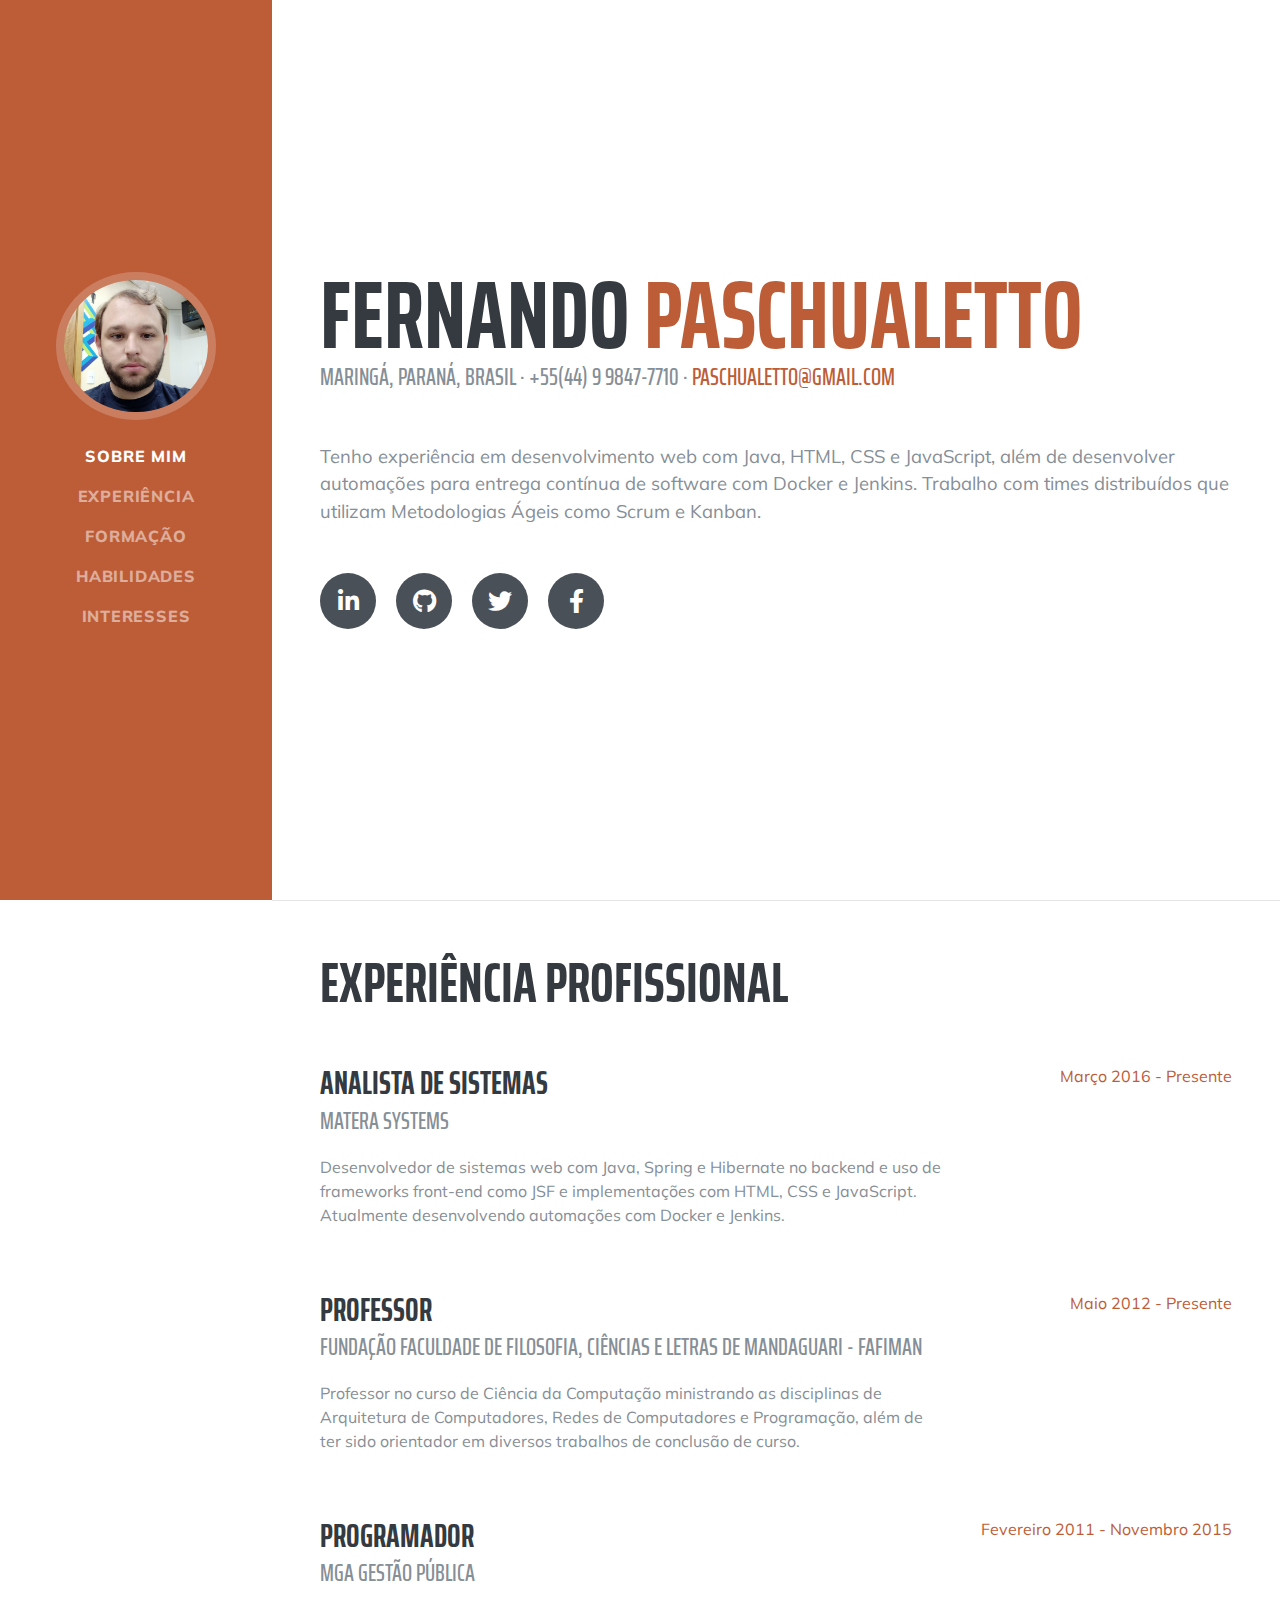
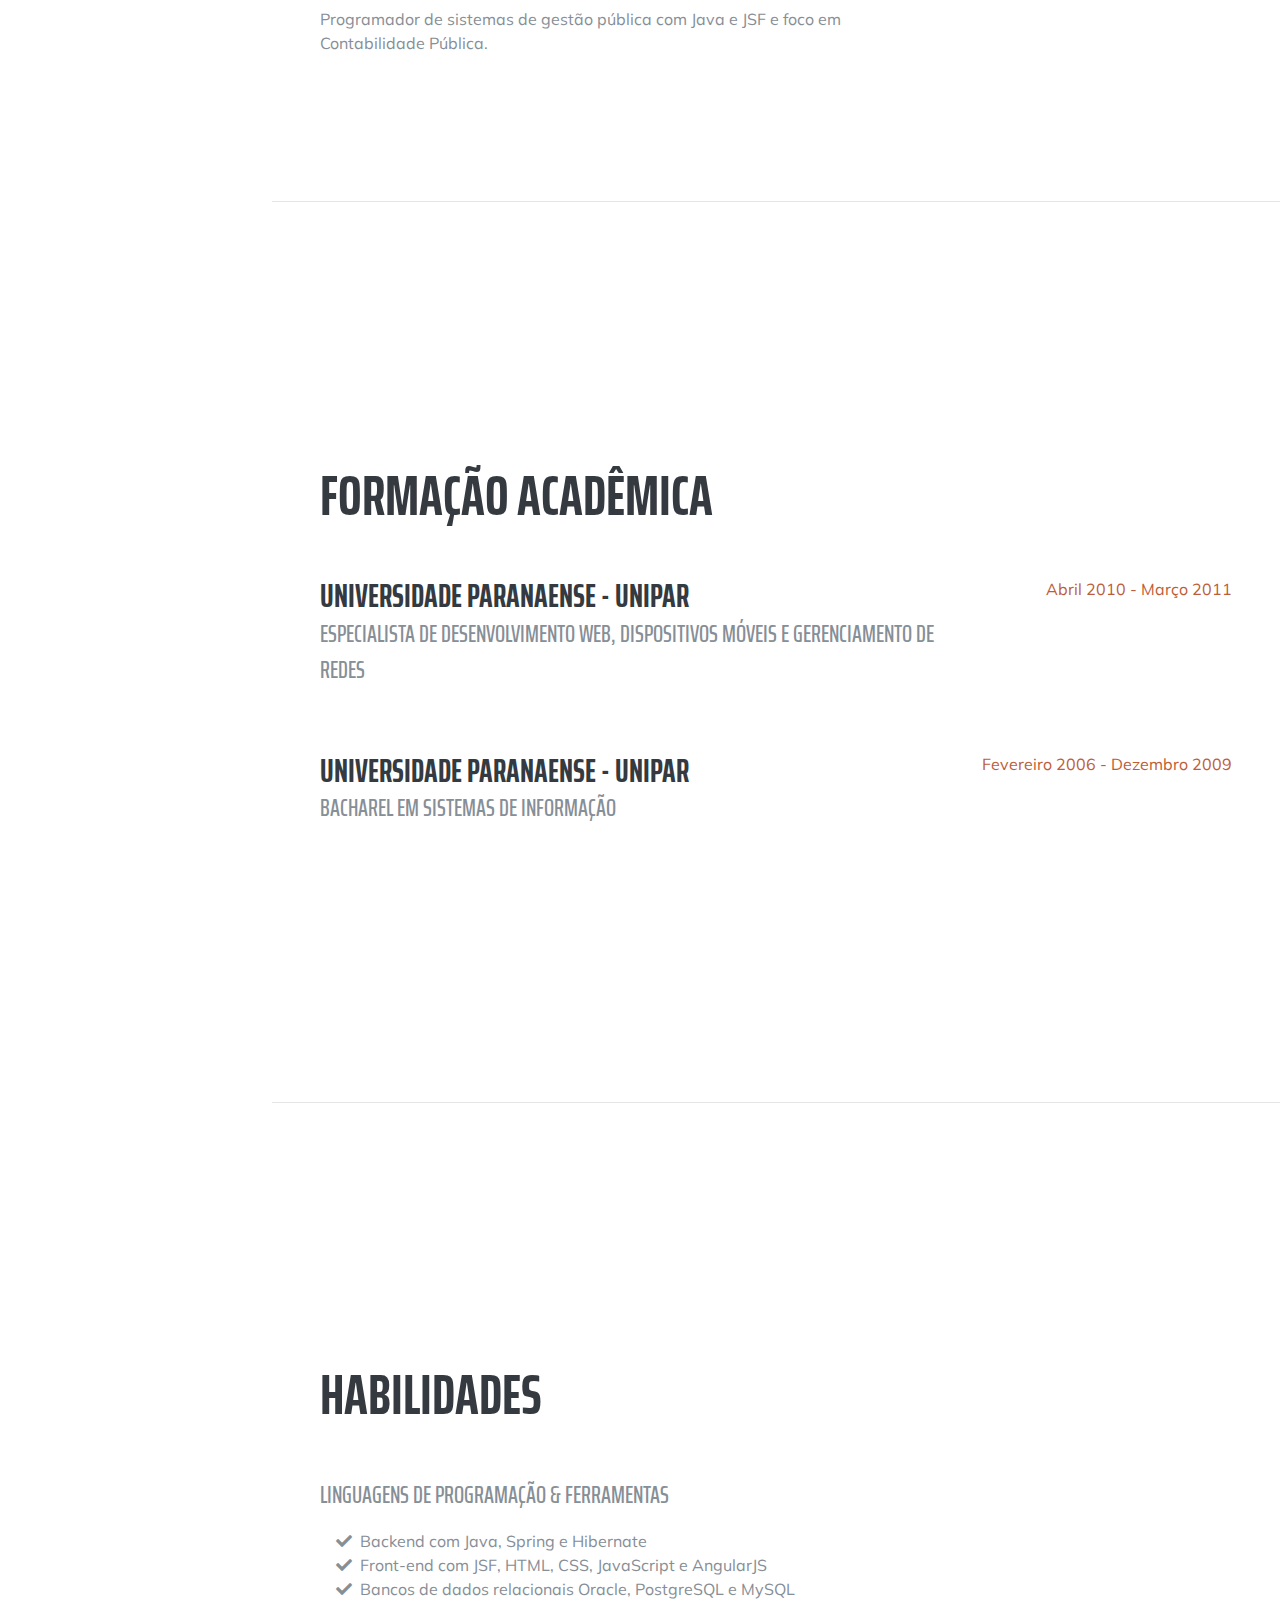
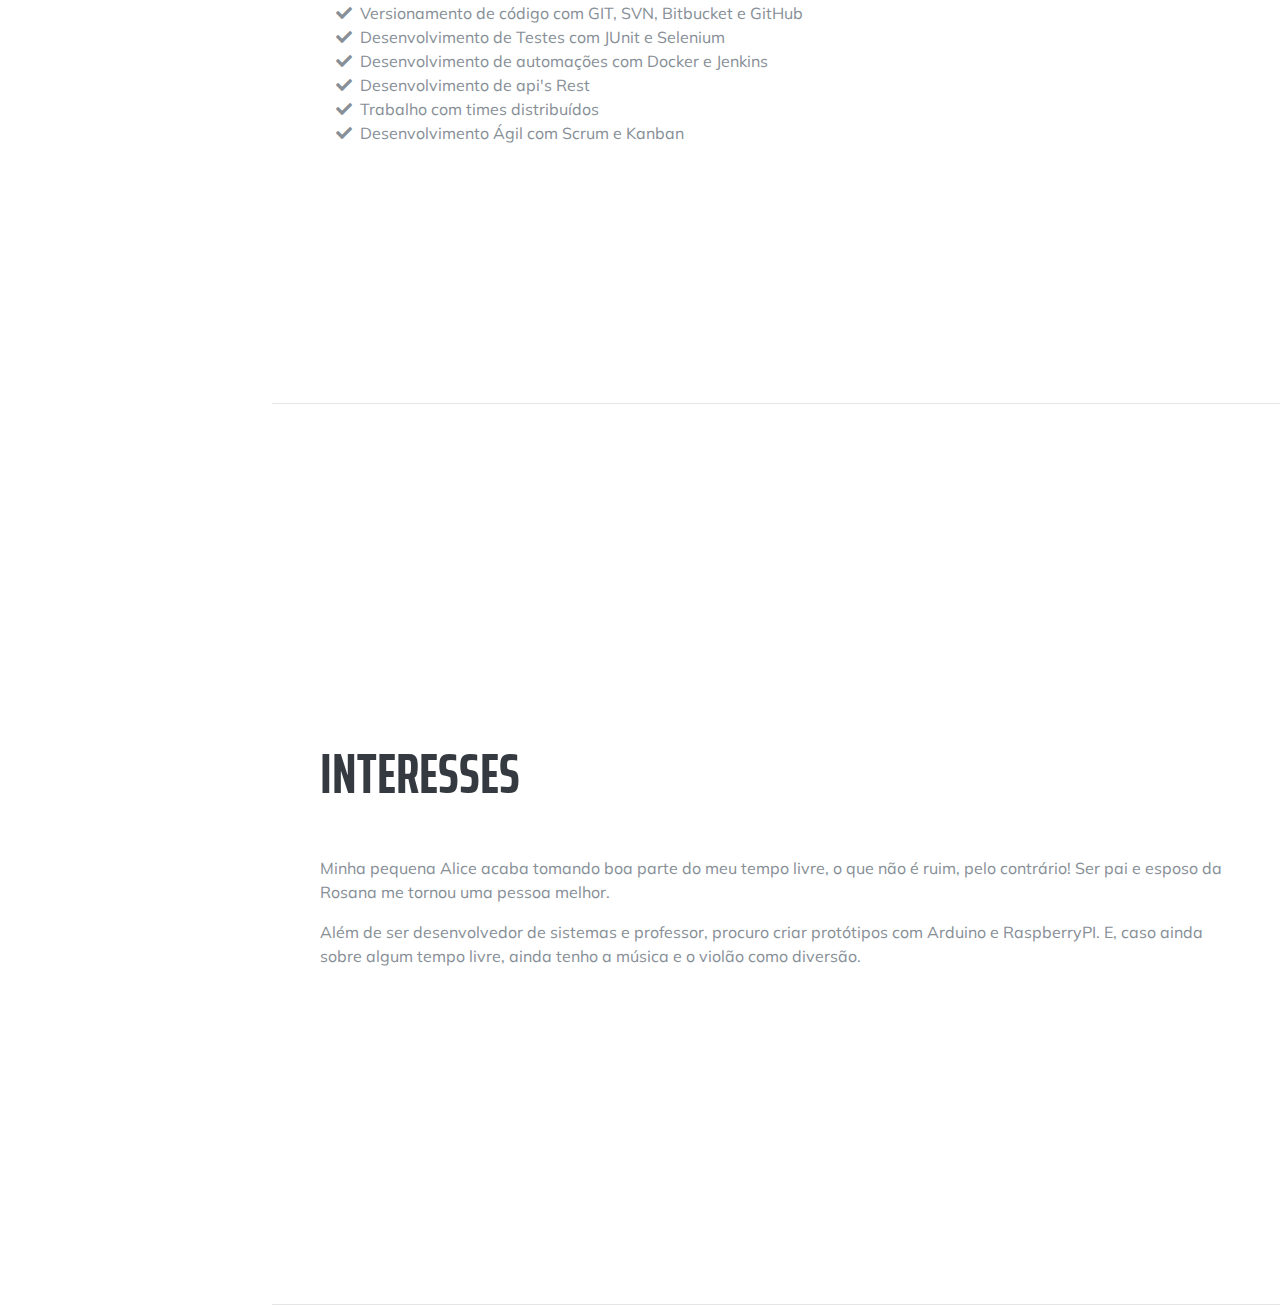
<file: index.html>
<!DOCTYPE html>
<html lang="pt-br">

<head>

  <meta charset="utf-8">
  <meta name="viewport" content="width=device-width, initial-scale=1, shrink-to-fit=no">
  <meta name="description" content="">
  <meta name="author" content="">

  <title>Fernando Paschualetto</title>

  <!-- Bootstrap core CSS -->
  <link href="vendor/bootstrap/css/bootstrap.min.css" rel="stylesheet">

  <!-- Custom fonts for this template -->
  <link href="https://fonts.googleapis.com/css?family=Saira+Extra+Condensed:500,700" rel="stylesheet">
  <link href="https://fonts.googleapis.com/css?family=Muli:400,400i,800,800i" rel="stylesheet">
  <link href="vendor/fontawesome-free/css/all.min.css" rel="stylesheet">

  <!-- Custom styles for this template -->
  <link href="css/resume.min.css" rel="stylesheet">

</head>

<body id="page-top">

  <nav class="navbar navbar-expand-lg navbar-dark bg-primary fixed-top" id="sideNav">
    <a class="navbar-brand js-scroll-trigger" href="#page-top">
      <span class="d-block d-lg-none">Fernando Paschualetto</span>
      <span class="d-none d-lg-block">
        <img class="img-fluid img-profile rounded-circle mx-auto mb-2" src="img/profile.png" alt="">
      </span>
    </a>
    <button class="navbar-toggler" type="button" data-toggle="collapse" data-target="#navbarSupportedContent" aria-controls="navbarSupportedContent" aria-expanded="false" aria-label="Toggle navigation">
      <span class="navbar-toggler-icon"></span>
    </button>
    <div class="collapse navbar-collapse" id="navbarSupportedContent">
      <ul class="navbar-nav">
        <li class="nav-item">
          <a class="nav-link js-scroll-trigger" href="#about">Sobre Mim</a>
        </li>
        <li class="nav-item">
          <a class="nav-link js-scroll-trigger" href="#experience">Experiência</a>
        </li>
        <li class="nav-item">
          <a class="nav-link js-scroll-trigger" href="#education">Formação</a>
        </li>
        <li class="nav-item">
          <a class="nav-link js-scroll-trigger" href="#skills">Habilidades</a>
        </li>
        <li class="nav-item">
          <a class="nav-link js-scroll-trigger" href="#interests">Interesses</a>
        </li>
      </ul>
    </div>
  </nav>

  <div class="container-fluid p-0">

    <section class="resume-section p-3 p-lg-5 d-flex align-items-center" id="about">
      <div class="w-100">
        <h1 class="mb-0">Fernando
          <span class="text-primary">Paschualetto</span>
        </h1>
        <div class="subheading mb-5">Maringá, Paraná, Brasil · +55(44) 9 9847-7710 ·
          <a href="mailto:name@email.com">paschualetto@gmail.com</a>
        </div>
        <p class="lead mb-5">Tenho experiência em desenvolvimento web com Java, HTML, CSS e JavaScript, 
          além de desenvolver automações para entrega contínua de software com Docker e Jenkins. 
          Trabalho com times distribuídos que utilizam Metodologias Ágeis como Scrum e Kanban.</p>
        <div class="social-icons">
          <a href="https://www.linkedin.com/in/fernando-celestino-paschualetto-ab308322/" target="_blank">
            <i class="fab fa-linkedin-in"></i>
          </a>
          <a href="https://www.github.com/paschualetto" target="_blank">
            <i class="fab fa-github"></i>
          </a>
          <a href="https://www.twitter.com/paschualetto" target="_blank">
            <i class="fab fa-twitter"></i>
          </a>
          <a href="https://www.facebook.com/paschualetto" target="_blank">
            <i class="fab fa-facebook-f"></i>
          </a>
        </div>
      </div>
    </section>

    <hr class="m-0">

    <section class="resume-section p-3 p-lg-5 d-flex justify-content-center" id="experience">
      <div class="w-100">
        <h2 class="mb-5">Experiência Profissional</h2>

        <div class="resume-item d-flex flex-column flex-md-row justify-content-between mb-5">
          <div class="resume-content">
            <h3 class="mb-0">Analista de Sistemas</h3>
            <div class="subheading mb-3">Matera Systems</div>
            <p>Desenvolvedor de sistemas web com Java, Spring e Hibernate no backend e uso de frameworks front-end como JSF e 
              implementações com HTML, CSS e JavaScript. Atualmente desenvolvendo automações com Docker e Jenkins.</p>
          </div>
          <div class="resume-date text-md-right">
            <span class="text-primary">Março 2016 - Presente</span>
          </div>
        </div>

        <div class="resume-item d-flex flex-column flex-md-row justify-content-between mb-5">
          <div class="resume-content">
            <h3 class="mb-0">Professor</h3>
            <div class="subheading mb-3">Fundação Faculdade de Filosofia, Ciências e Letras de Mandaguari - FAFIMAN</div>
            <p>Professor no curso de Ciência da Computação ministrando as disciplinas de Arquitetura de Computadores, 
              Redes de Computadores e Programação, além de ter sido orientador em diversos trabalhos de conclusão de curso.</p>
          </div>
          <div class="resume-date text-md-right">
            <span class="text-primary">Maio 2012 - Presente</span>
          </div>
        </div>

        <div class="resume-item d-flex flex-column flex-md-row justify-content-between mb-5">
          <div class="resume-content">
            <h3 class="mb-0">Programador</h3>
            <div class="subheading mb-3">MGA Gestão Pública</div>
            <p>Programador de sistemas de gestão pública com Java e JSF e foco em Contabilidade Pública.</p>
          </div>
          <div class="resume-date text-md-right">
            <span class="text-primary">Fevereiro 2011 - Novembro 2015</span>
          </div>
        </div>

      </div>

    </section>

    <hr class="m-0">

    <section class="resume-section p-3 p-lg-5 d-flex align-items-center" id="education">
      <div class="w-100">
        <h2 class="mb-5">Formação Acadêmica</h2>

        <div class="resume-item d-flex flex-column flex-md-row justify-content-between mb-5">
          <div class="resume-content">
            <h3 class="mb-0">Universidade Paranaense - UNIPAR</h3>
            <div class="subheading mb-3">Especialista de Desenvolvimento Web, Dispositivos Móveis e Gerenciamento de Redes</div>
          </div>
          <div class="resume-date text-md-right">
            <span class="text-primary">Abril 2010 - Março 2011</span>
          </div>
        </div>

        <div class="resume-item d-flex flex-column flex-md-row justify-content-between">
          <div class="resume-content">
            <h3 class="mb-0">Universidade Paranaense - UNIPAR</h3>
            <div class="subheading mb-3">Bacharel em Sistemas de Informação</div>
          </div>
          <div class="resume-date text-md-right">
            <span class="text-primary">Fevereiro 2006 - Dezembro 2009</span>
          </div>
        </div>

      </div>
    </section>

    <hr class="m-0">

    <section class="resume-section p-3 p-lg-5 d-flex align-items-center" id="skills">
      <div class="w-100">
        <h2 class="mb-5">Habilidades</h2>

        <div class="subheading mb-3">Linguagens de Programação &amp; Ferramentas</div>
        <ul class="fa-ul mb-0">
          <li>
            <i class="fa-li fa fa-check"></i>
            Backend com Java, Spring e Hibernate
          </li>
          <li>
            <i class="fa-li fa fa-check"></i>
            Front-end com JSF, HTML, CSS, JavaScript e AngularJS
          </li>
          <li>
            <i class="fa-li fa fa-check"></i>
            Bancos de dados relacionais Oracle, PostgreSQL e MySQL
          </li>
          <li>
            <i class="fa-li fa fa-check"></i>
            Versionamento de código com GIT, SVN, Bitbucket e GitHub
          </li>
          <li>
            <i class="fa-li fa fa-check"></i>
            Desenvolvimento de Testes com JUnit e Selenium
          </li>
          <li>
            <i class="fa-li fa fa-check"></i>
            Desenvolvimento de automações com Docker e Jenkins
          </li>
          <li>
            <i class="fa-li fa fa-check"></i>
            Desenvolvimento de api's Rest
          </li>
          <li>
            <i class="fa-li fa fa-check"></i>
            Trabalho com times distribuídos
          </li>
          <li>
            <i class="fa-li fa fa-check"></i>
            Desenvolvimento Ágil com Scrum e Kanban
          </li>
        </ul>
      </div>
    </section>

    <hr class="m-0">

    <section class="resume-section p-3 p-lg-5 d-flex align-items-center" id="interests">
      <div class="w-100">
        <h2 class="mb-5">Interesses</h2>
        <p>Minha pequena Alice acaba tomando boa parte do meu tempo livre, o que não é ruim, pelo contrário!
          Ser pai e esposo da Rosana me tornou uma pessoa melhor.
        </p>
        <p class="mb-0">Além de ser desenvolvedor de sistemas e professor, procuro criar protótipos com Arduino e RaspberryPI.
          E, caso ainda sobre algum tempo livre, ainda tenho a música e o violão como diversão.
        </p>
      </div>
    </section>

    <hr class="m-0">

  </div>

  <!-- Bootstrap core JavaScript -->
  <script src="vendor/jquery/jquery.min.js"></script>
  <script src="vendor/bootstrap/js/bootstrap.bundle.min.js"></script>

  <!-- Plugin JavaScript -->
  <script src="vendor/jquery-easing/jquery.easing.min.js"></script>

  <!-- Custom scripts for this template -->
  <script src="js/resume.min.js"></script>

</body>

</html>
</file>
<file: css/resume.min.css>
/*!
 * Start Bootstrap - Resume v5.0.7 (https://startbootstrap.com/template-overviews/resume)
 * Copyright 2013-2019 Start Bootstrap
 * Licensed under MIT (https://github.com/BlackrockDigital/startbootstrap-resume/blob/master/LICENSE)
 */body{font-family:Muli,-apple-system,BlinkMacSystemFont,'Segoe UI',Roboto,'Helvetica Neue',Arial,sans-serif,'Apple Color Emoji','Segoe UI Emoji','Segoe UI Symbol','Noto Color Emoji';padding-top:54px;color:#868e96}@media (min-width:992px){body{padding-top:0;padding-left:17rem}}h1,h2,h3,h4,h5,h6{font-family:'Saira Extra Condensed',-apple-system,BlinkMacSystemFont,'Segoe UI',Roboto,'Helvetica Neue',Arial,sans-serif,'Apple Color Emoji','Segoe UI Emoji','Segoe UI Symbol','Noto Color Emoji';font-weight:700;text-transform:uppercase;color:#343a40}h1{font-size:6rem;line-height:5.5rem}h2{font-size:3.5rem}h3{font-size:2rem}p.lead{font-size:1.15rem;font-weight:400}.subheading{text-transform:uppercase;font-weight:500;font-family:'Saira Extra Condensed',-apple-system,BlinkMacSystemFont,'Segoe UI',Roboto,'Helvetica Neue',Arial,sans-serif,'Apple Color Emoji','Segoe UI Emoji','Segoe UI Symbol','Noto Color Emoji';font-size:1.5rem}.social-icons a{display:inline-block;height:3.5rem;width:3.5rem;background-color:#495057;color:#fff!important;border-radius:100%;text-align:center;font-size:1.5rem;line-height:3.5rem;margin-right:1rem}.social-icons a:last-child{margin-right:0}.social-icons a:hover{background-color:#bd5d38}.dev-icons{font-size:3rem}.dev-icons .list-inline-item i:hover{color:#bd5d38}#sideNav .navbar-nav .nav-item .nav-link{font-weight:800;letter-spacing:.05rem;text-transform:uppercase}#sideNav .navbar-toggler:focus{outline-color:#d48a6e}@media (min-width:992px){#sideNav{text-align:center;position:fixed;top:0;left:0;display:-webkit-box;display:-ms-flexbox;display:flex;-webkit-box-orient:vertical;-webkit-box-direction:normal;-ms-flex-direction:column;flex-direction:column;width:17rem;height:100vh}#sideNav .navbar-brand{display:-webkit-box;display:-ms-flexbox;display:flex;margin:auto auto 0;padding:.5rem}#sideNav .navbar-brand .img-profile{max-width:10rem;max-height:10rem;border:.5rem solid rgba(255,255,255,.2)}#sideNav .navbar-collapse{display:-webkit-box;display:-ms-flexbox;display:flex;-webkit-box-align:start;-ms-flex-align:start;align-items:flex-start;-webkit-box-flex:0;-ms-flex-positive:0;flex-grow:0;width:100%;margin-bottom:auto}#sideNav .navbar-collapse .navbar-nav{-webkit-box-orient:vertical;-webkit-box-direction:normal;-ms-flex-direction:column;flex-direction:column;width:100%}#sideNav .navbar-collapse .navbar-nav .nav-item{display:block}#sideNav .navbar-collapse .navbar-nav .nav-item .nav-link{display:block}}section.resume-section{padding-top:5rem!important;padding-bottom:5rem!important;max-width:75rem}section.resume-section .resume-item .resume-date{min-width:none}@media (min-width:768px){section.resume-section{min-height:100vh}section.resume-section .resume-item .resume-date{min-width:18rem}}@media (min-width:992px){section.resume-section{padding-top:3rem!important;padding-bottom:3rem!important}}.bg-primary{background-color:#bd5d38!important}.text-primary{color:#bd5d38!important}a{color:#bd5d38}a:active,a:focus,a:hover{color:#824027}
</file>
